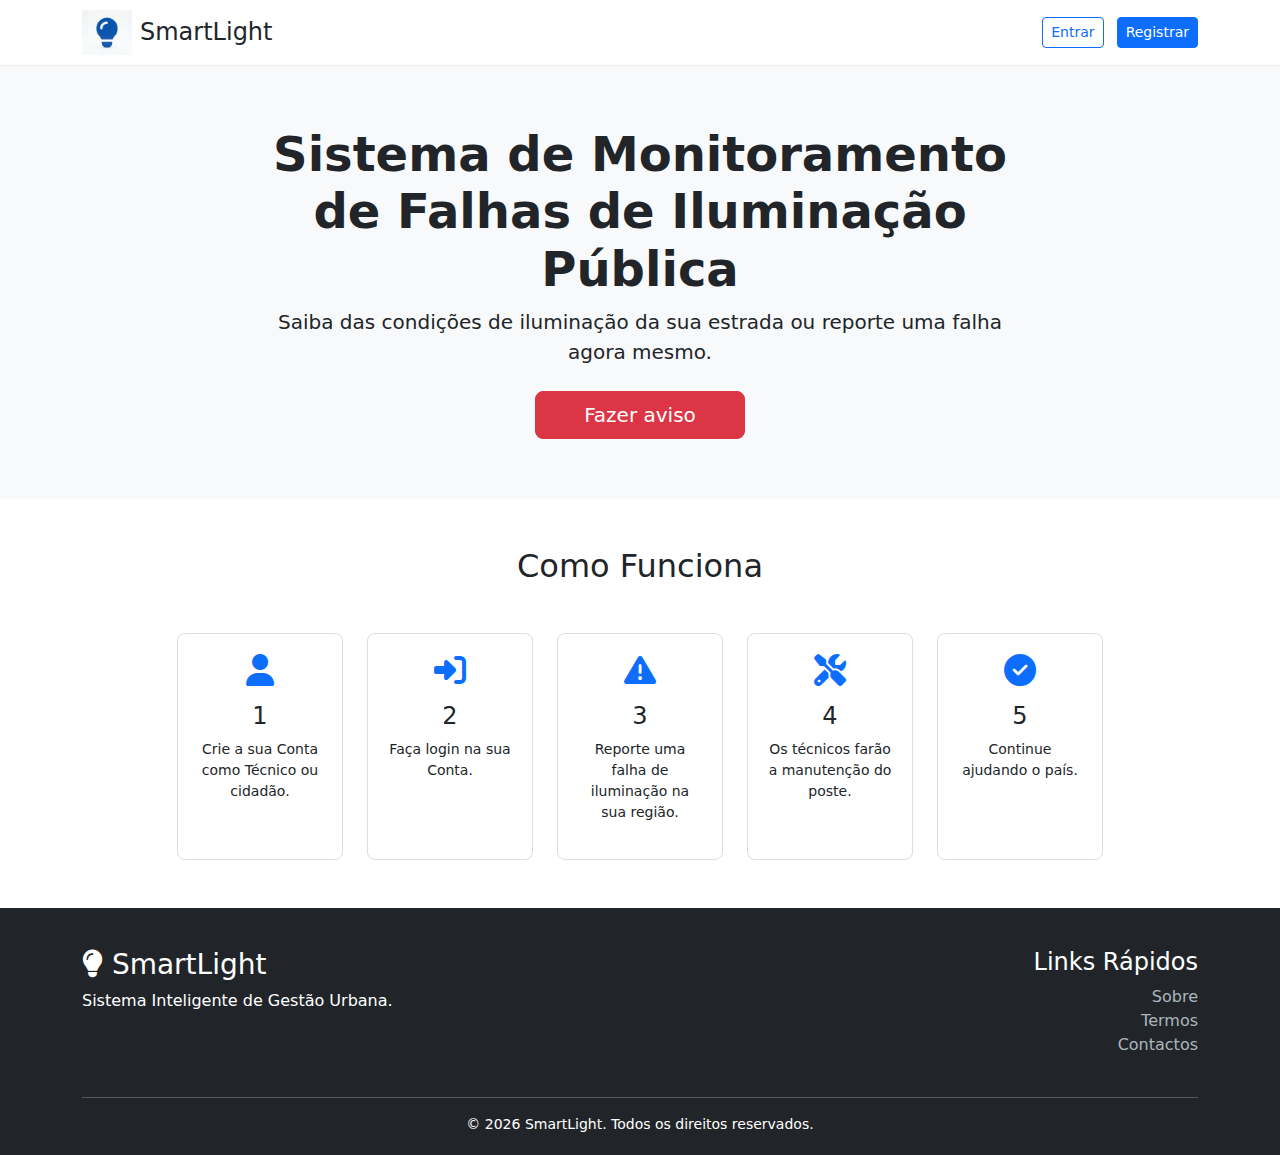
<file: index.html>
<!DOCTYPE html>
<html lang="pt">
<head>
    <meta charset="UTF-8">
    <meta name="viewport" content="width=device-width, initial-scale=1.0">
    <title>SmartLight | Monitoramento de Iluminação</title>
    <link rel="stylesheet" href="https://cdnjs.cloudflare.com/ajax/libs/font-awesome/6.4.0/css/all.min.css">
    <link href="https://cdn.jsdelivr.net/npm/bootstrap@5.3.0/dist/css/bootstrap.min.css" rel="stylesheet">
    <style>
        /* Ajustes rápidos para garantir a responsividade sem depender apenas do seu style.css */
        .logoImg { max-width: 50px; height: auto; }
        .hero { padding: 60px 0; background: #f8f9fa; text-align: center; }
        .passo { padding: 20px; border: 1px solid #ddd; border-radius: 8px; height: 100%; transition: 0.3s; }
        .passo:hover { box-shadow: 0 4px 15px rgba(0,0,0,0.1); }
        header { border-bottom: 1px solid #eee; padding: 10px 0; }
        footer { background: #212529; color: white; padding: 40px 0 20px; }
        footer a { color: #adb5bd; text-decoration: none; }
    </style>
</head>
<body>
    <!-- Cabeçalho Responsivo -->
    <header>
        <div class="container d-flex flex-wrap justify-content-between align-items-center">
            <div class="logo d-flex align-items-center">
                <img class="logoImg me-2" src="img/icone.PNG" alt="logotipo">
                <a href="index.html" class="text-decoration-none text-dark"><h1 class="h4 m-0">SmartLight</h1></a>
            </div>
            <nav class="mt-2 mt-sm-0">
                <a href="login.html" class="btn btn-outline-primary btn-sm me-2">Entrar</a>
                <a href="register.html" class="btn btn-primary btn-sm">Registrar</a>
            </nav>
        </div>
    </header>
    
    <!-- Hero Section -->
    <section class="hero px-3">
        <div class="container">
            <div class="row justify-content-center">
                <div class="col-lg-8">
                    <h1 class="display-5 fw-bold">Sistema de Monitoramento de Falhas de Iluminação Pública</h1>
                    <p class="lead mb-4">Saiba das condições de iluminação da sua estrada ou reporte uma falha agora mesmo.</p>
                    <a href="report.html" class="btn btn-danger btn-lg px-5">Fazer aviso</a>
                </div>
            </div>
        </div>
    </section>

    <!-- Como Funciona - Grid Responsiva (1 col em mobile, 3 em tablet, 5 em PC) -->
    <section class="como-funciona py-5">
        <div class="container text-center">
            <h2 class="mb-5">Como Funciona</h2>
            <div class="row g-4 justify-content-center">
                <div class="col-12 col-md-6 col-lg-2">
                    <div class="passo">
                        <i class="fas fa-user fa-2x mb-3 text-primary"></i>
                        <h1 class="h4">1</h1>
                        <p class="small">Crie a sua Conta como Técnico ou cidadão.</p>
                    </div>
                </div>
                <div class="col-12 col-md-6 col-lg-2">
                    <div class="passo">
                        <i class="fas fa-sign-in-alt fa-2x mb-3 text-primary"></i>
                        <h1 class="h4">2</h1>
                        <p class="small">Faça login na sua Conta.</p>
                    </div>
                </div>
                <div class="col-12 col-md-6 col-lg-2">
                    <div class="passo">
                        <i class="fas fa-warning fa-2x mb-3 text-primary"></i>
                        <h1 class="h4">3</h1>
                        <p class="small">Reporte uma falha de iluminação na sua região.</p>
                    </div>
                </div>
                <div class="col-12 col-md-6 col-lg-2">
                    <div class="passo">
                        <i class="fas fa-tools fa-2x mb-3 text-primary"></i>
                        <h1 class="h4">4</h1>
                        <p class="small">Os técnicos farão a manutenção do poste.</p>
                    </div>
                </div>
                <div class="col-12 col-md-6 col-lg-2">
                    <div class="passo">
                        <i class="fas fa-check-circle fa-2x mb-3 text-primary"></i>
                        <h1 class="h4">5</h1>
                        <p class="small">Continue ajudando o país.</p>
                    </div>
                </div>
            </div>
        </div>
    </section>

    <!-- Footer Responsivo -->
    <footer>
        <div class="container">
            <div class="row gy-4">
                <div class="col-md-6">
                    <h3><i class="fas fa-lightbulb"></i> SmartLight</h3>
                    <p>Sistema Inteligente de Gestão Urbana.</p>
                </div>
                <div class="col-md-6 text-md-end">
                    <h4>Links Rápidos</h4>
                    <ul class="list-unstyled">
                        <li><a href="#">Sobre</a></li>
                        <li><a href="#">Termos</a></li>
                        <li><a href="#">Contactos</a></li>
                    </ul>
                </div>
            </div>
            <hr class="mt-4">
            <div class="text-center">
                <p class="small m-0">&copy; 2026 SmartLight. Todos os direitos reservados.</p>
            </div>
        </div>
    </footer>

    <script src="https://cdn.jsdelivr.net/npm/bootstrap@5.3.0/dist/js/bootstrap.bundle.min.js"></script>
</body>
</html>
</file>
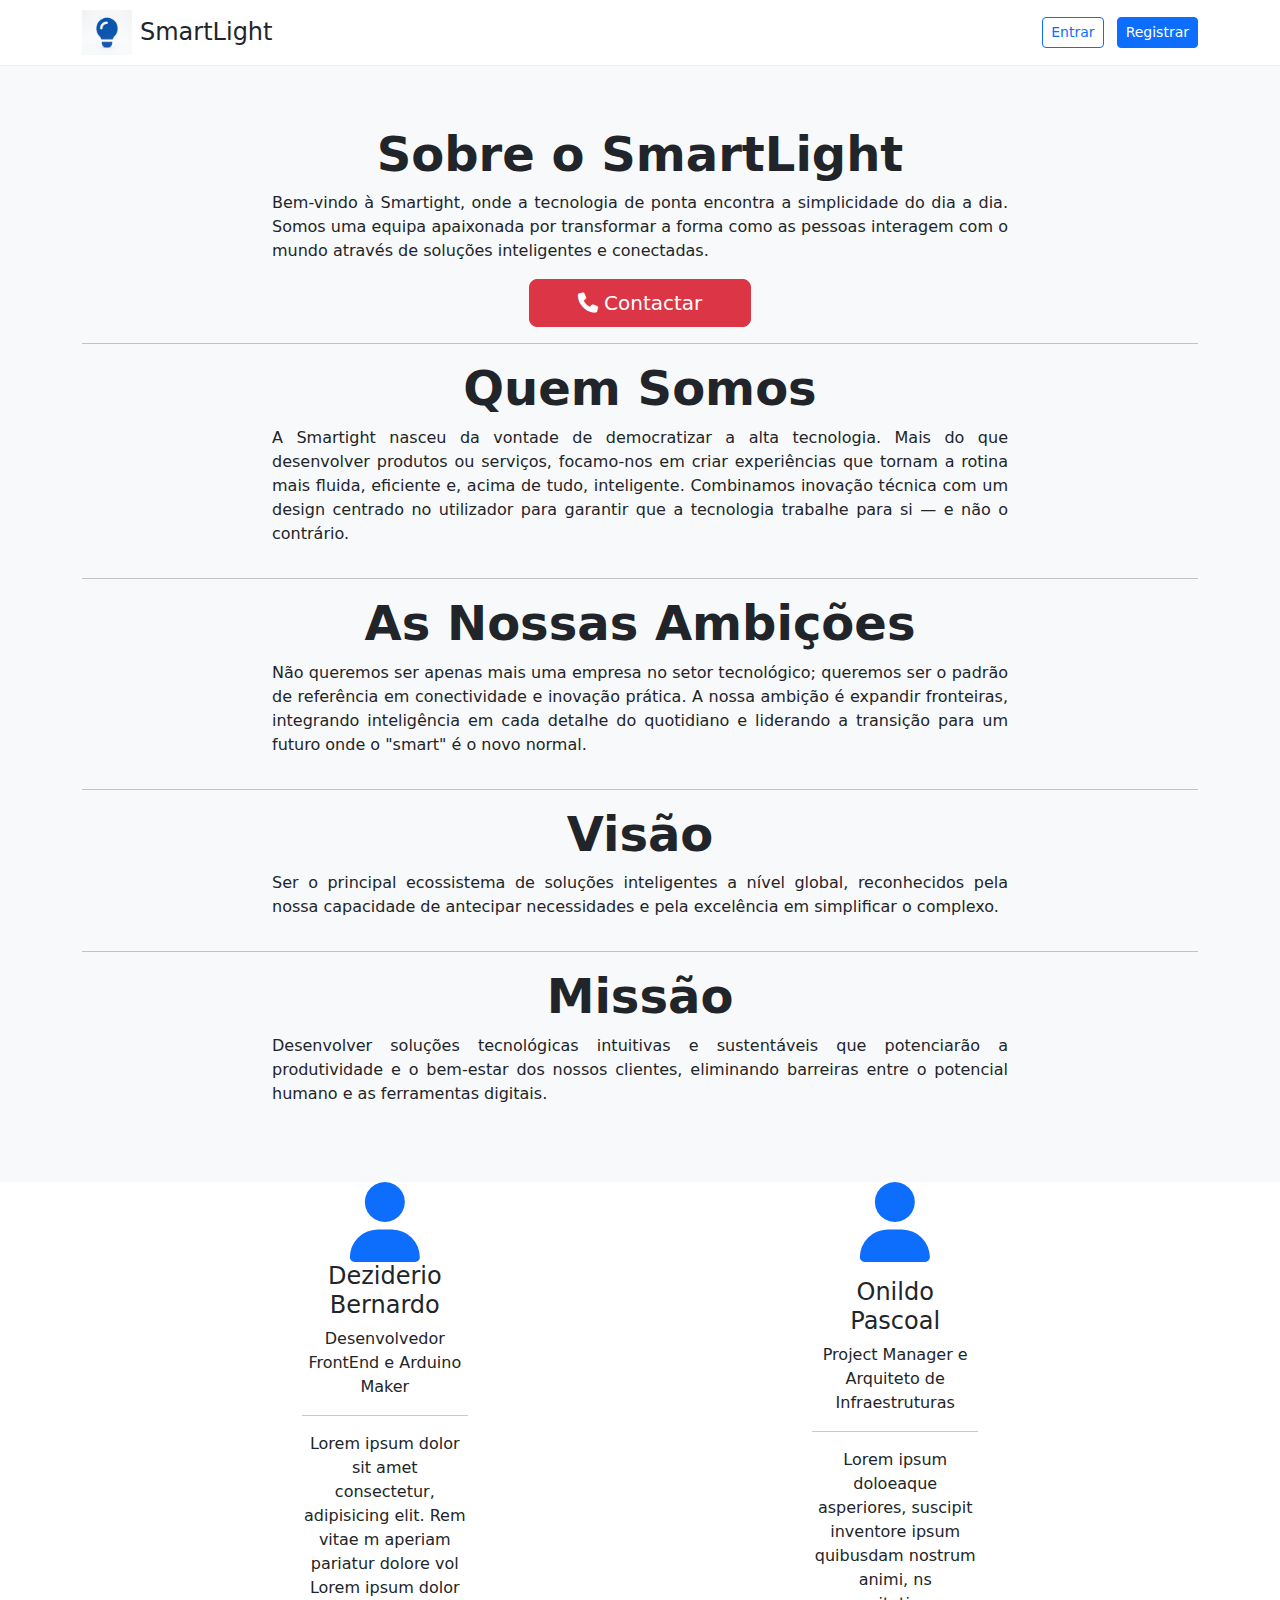
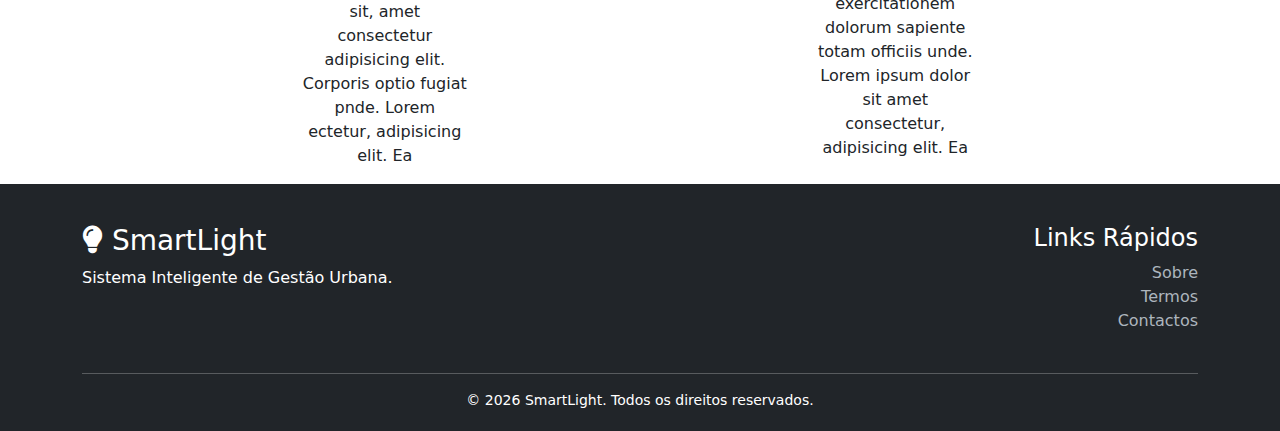
<file: about.html>
<!DOCTYPE html>
<html lang="en">
<head>
    <meta charset="UTF-8">
    <meta name="viewport" content="width=device-width, initial-scale=1.0">
    <title>Sobre | SmartLight</title>
    <link rel="stylesheet" href="https://cdnjs.cloudflare.com/ajax/libs/font-awesome/6.4.0/css/all.min.css">
    <link href="https://cdn.jsdelivr.net/npm/bootstrap@5.3.0/dist/css/bootstrap.min.css" rel="stylesheet">
    <style>
        /* Ajustes rápidos para garantir a responsividade sem depender apenas do seu style.css */
        .logoImg { max-width: 50px; height: auto; }
        .hero { padding: 60px 0; background: #f8f9fa; text-align: center; }
        .passo { padding: 20px; border: 1px solid #ddd; border-radius: 8px; height: 100%; transition: 0.3s; }
        .passo:hover { box-shadow: 0 4px 15px rgba(0,0,0,0.1); }
        header { border-bottom: 1px solid #eee; padding: 10px 0; }
        footer { background: #212529; color: white; padding: 40px 0 20px; }
        footer a { color: #adb5bd; text-decoration: none; }
    </style>
</head>
<body>
    <!-- Cabeçalho Responsivo -->
    <header>
        <div class="container d-flex flex-wrap justify-content-between align-items-center">
            <div class="logo d-flex align-items-center">
                <img class="logoImg me-2" src="img/icone.PNG" alt="logotipo">
                <a href="index.html" class="text-decoration-none text-dark"><h1 class="h4 m-0">SmartLight</h1></a>
            </div>
            <nav class="mt-2 mt-sm-0">
                <a href="login.html" class="btn btn-outline-primary btn-sm me-2">Entrar</a>
                <a href="register.html" class="btn btn-primary btn-sm">Registrar</a>
            </nav>
        </div>
    </header>
    <!-- Hero Section -->
     <section class="hero px-3">
        <div class="container">
            <div class="row justify-content-center">
                    <div class="col-lg-8">
                        <h1 class="display-5 fw-bold">Sobre o SmartLight</h1>
                        <p style="text-align:justify">Bem-vindo à Smartight, onde a tecnologia de ponta encontra a simplicidade do dia a dia. Somos uma equipa apaixonada por transformar a forma como as pessoas interagem com o mundo através de soluções inteligentes e conectadas.</p>
                        <a href="#" class="btn btn-danger btn-lg px-5"><i class="fas fa-phone"></i>  Contactar</a>
                    </div>
            </div>
            <hr>
            <div class="row justify-content-center">
                    <h1 class="display-5 fw-bold">Quem Somos</h1>
                    <div class="col-lg-8">
                        <p style="text-align:justify">A Smartight nasceu da vontade de democratizar a alta tecnologia. Mais do que desenvolver produtos ou serviços, focamo-nos em criar experiências que tornam a rotina mais fluida, eficiente e, acima de tudo, inteligente. Combinamos inovação técnica com um design centrado no utilizador para garantir que a tecnologia trabalhe para si — e não o contrário.</p>
                    </div>
            </div>
            <hr>
            <div class="row justify-content-center">
                    <h1 class="display-5 fw-bold">As Nossas Ambições</h1>
                    <div class="col-lg-8">
                        <p style="text-align:justify">Não queremos ser apenas mais uma empresa no setor tecnológico; queremos ser o padrão de referência em conectividade e inovação prática. A nossa ambição é expandir fronteiras, integrando inteligência em cada detalhe do quotidiano e liderando a transição para um futuro onde o "smart" é o novo normal.</p>
                    </div>
            </div>
            <hr>
            <div class="row justify-content-center">
                    <h1 class="display-5 fw-bold">Visão</h1>
                    <div class="col-lg-8">
                        <p style="text-align:justify">Ser o principal ecossistema de soluções inteligentes a nível global, reconhecidos pela nossa capacidade de antecipar necessidades e pela excelência em simplificar o complexo.</p>
                    </div>
            </div>
            <hr>
            <div class="row justify-content-center">
                    <h1 class="display-5 fw-bold">Missão</h1>
                    <div class="col-lg-8">
                        <p style="text-align:justify">Desenvolver soluções tecnológicas intuitivas e sustentáveis que potenciarão a produtividade e o bem-estar dos nossos clientes, eliminando barreiras entre o potencial humano e as ferramentas digitais.</p>
                    </div>
            </div>
        </div>
     </section>

    <section class="profile px-3">
        <div class="container text-center">
            <div class="row g-4 justify-content-center">
                <div class="desiderio col-12 col-md-6 col-lg-2">
                    <i class="fas fa-user fa-5x text-primary"></i>
                    <h4>Deziderio Bernardo</h4>
                    <p>Desenvolvedor FrontEnd e Arduino Maker</p>
                    <hr>
                    <p> Lorem ipsum dolor sit amet consectetur, adipisicing elit. Rem vitae m aperiam pariatur dolore vol
                            Lorem ipsum dolor sit, amet consectetur adipisicing elit. Corporis optio fugiat pnde.
                            Lorem ectetur, adipisicing elit. Ea</p>
                </div>
                &nbsp; &nbsp; &nbsp; &nbsp;&nbsp; &nbsp; &nbsp; &nbsp;&nbsp; &nbsp; &nbsp;
                 &nbsp;&nbsp; &nbsp; &nbsp; &nbsp;&nbsp; &nbsp; &nbsp; &nbsp;&nbsp; &nbsp;
                  &nbsp; &nbsp;&nbsp;
                 &nbsp; &nbsp; &nbsp;&nbsp; &nbsp; &nbsp; &nbsp;&nbsp; &nbsp; &nbsp; &nbsp;
                <div class="onildo col-12 col-md-6 col-lg-2">
                    <i class="fas fa-user fa-5x mb-3 text-primary"></i>
                    <h4>Onildo Pascoal</h4>
                    <p>Project Manager e Arquiteto de Infraestruturas</p>
                    <hr>
                    <p> Lorem ipsum doloeaque asperiores, suscipit inventore ipsum quibusdam nostrum animi, ns exercitationem dolorum sapiente totam officiis unde.
                            Lorem ipsum dolor sit amet consectetur, adipisicing elit. Ea</p>
                </div>
            </div>
        </div>
    </section>
    <!-- Footer Responsivo -->
    <footer>
        <div class="container">
            <div class="row gy-4">
                <div class="col-md-6">
                    <h3><i class="fas fa-lightbulb"></i> SmartLight</h3>
                    <p>Sistema Inteligente de Gestão Urbana.</p>
                </div>
                <div class="col-md-6 text-md-end">
                    <h4>Links Rápidos</h4>
                    <ul class="list-unstyled">
                        <li><a href="about.html">Sobre</a></li>
                        <li><a href="termos.html">Termos</a></li>
                        <li><a href="#">Contactos</a></li>
                    </ul>
                </div>
            </div>
            <hr class="mt-4">
            <div class="text-center">
                <p class="small m-0">&copy; 2026 SmartLight. Todos os direitos reservados.</p>
            </div>
        </div>
    </footer>

    <script src="https://cdn.jsdelivr.net/npm/bootstrap@5.3.0/dist/js/bootstrap.bundle.min.js"></script>
</body>
</html>
</file>
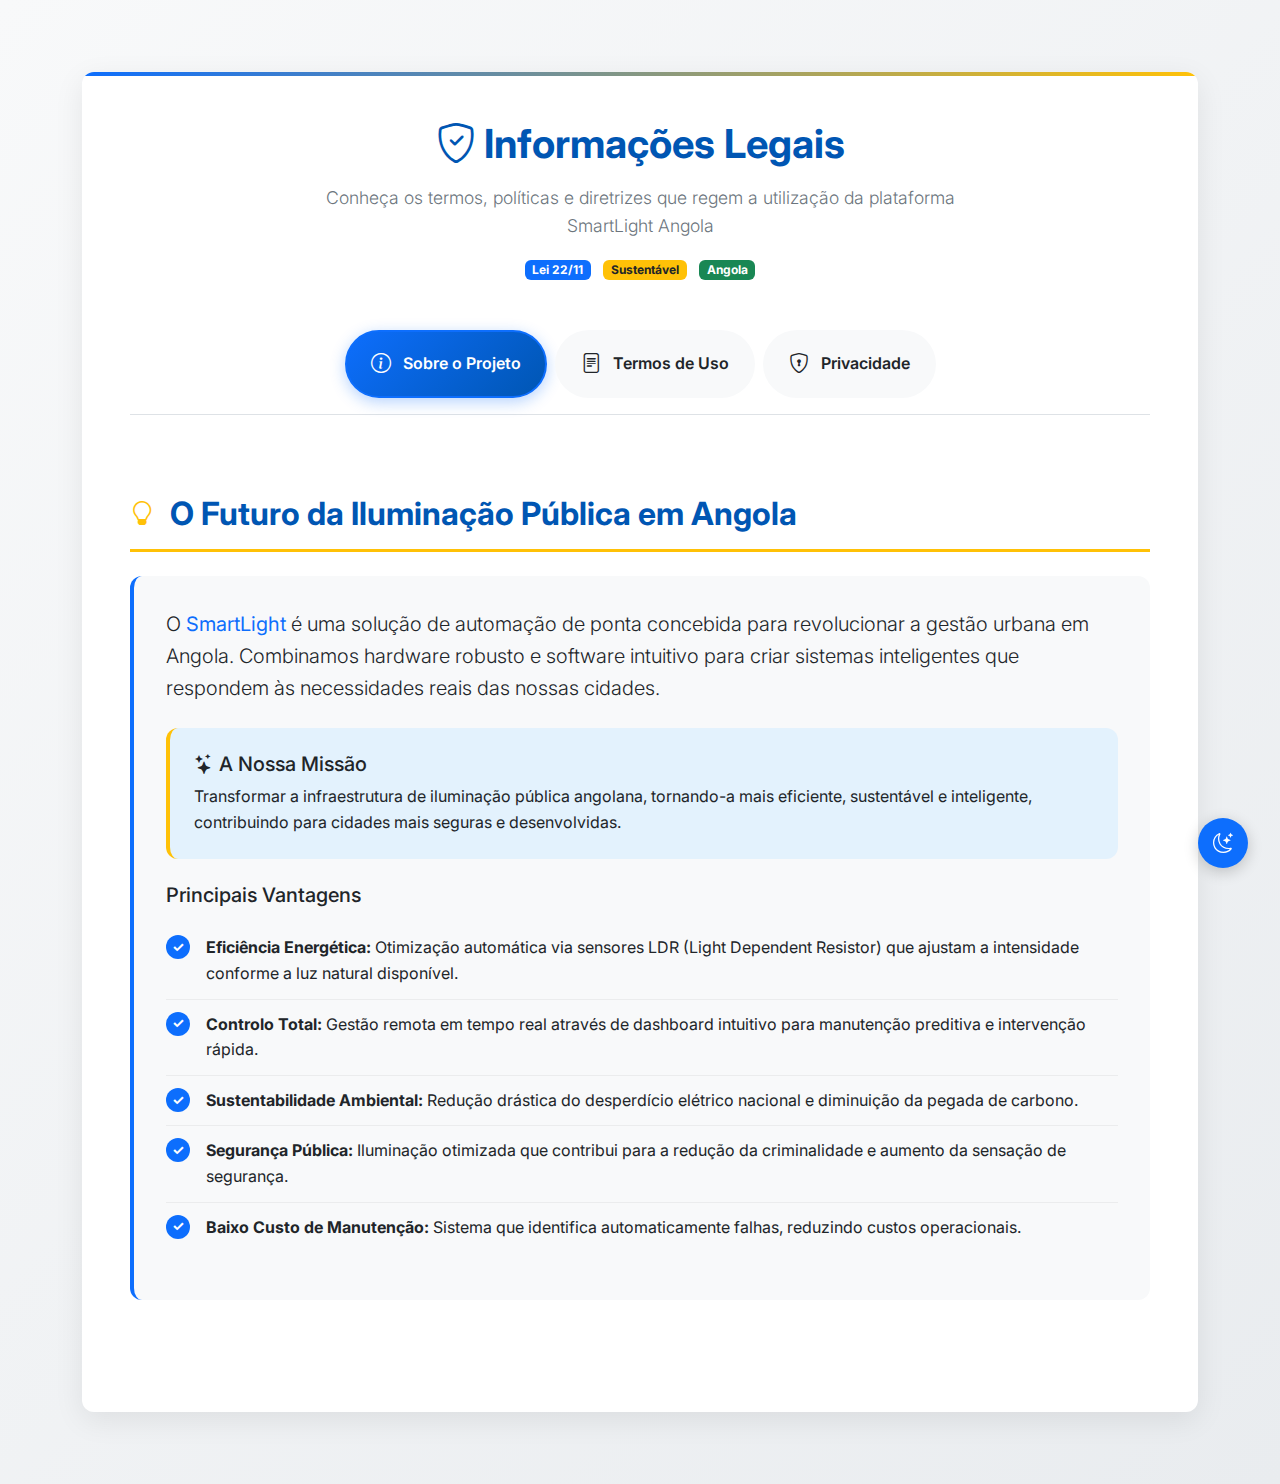
<file: termos.html>
<!DOCTYPE html>
<html lang="pt-AO" data-bs-theme="light">
<head>
    <meta charset="UTF-8">
    <meta name="viewport" content="width=device-width, initial-scale=1.0">
    <title>Políticas e Termos | SmartLight Angola</title>
    <!-- Bootstrap 5 CSS -->
    <link href="https://cdn.jsdelivr.net/npm/bootstrap@5.3.0/dist/css/bootstrap.min.css" rel="stylesheet">
    <!-- Bootstrap Icons -->
    <link rel="stylesheet" href="https://cdn.jsdelivr.net/npm/bootstrap-icons@1.10.0/font/bootstrap-icons.css">
    <!-- Fontes do Google -->
    <link href="https://fonts.googleapis.com/css2?family=Inter:wght@300;400;500;600;700&display=swap" rel="stylesheet">
    <style>
        :root {
            --primary-blue: #0d6efd;
            --primary-dark: #0056b3;
            --primary-light: #e3f2fd;
            --secondary-gold: #ffc107;
            --dark-bg: #1a1a2e;
            --light-bg: #f8f9fa;
            --text-dark: #212529;
            --text-light: #6c757d;
            --border-radius: 12px;
            --box-shadow: 0 8px 30px rgba(0, 0, 0, 0.08);
            --transition: all 0.3s ease;
        }
        
        [data-bs-theme="dark"] {
            --dark-bg: #121212;
            --light-bg: #1e1e1e;
            --text-dark: #f8f9fa;
            --text-light: #adb5bd;
        }
        
        body {
            font-family: 'Inter', -apple-system, BlinkMacSystemFont, sans-serif;
            background: linear-gradient(135deg, var(--light-bg) 0%, #e9ecef 100%);
            color: var(--text-dark);
            line-height: 1.6;
            min-height: 100vh;
            transition: var(--transition);
        }
        
        [data-bs-theme="dark"] body {
            background: linear-gradient(135deg, var(--dark-bg) 0%, #2d2d44 100%);
        }
        
        .legal-container {
            background: white;
            padding: 3rem;
            border-radius: var(--border-radius);
            box-shadow: var(--box-shadow);
            margin: 3rem auto;
            max-width: 1200px;
            position: relative;
            overflow: hidden;
        }
        
        [data-bs-theme="dark"] .legal-container {
            background: #2a2a3e;
            color: var(--text-dark);
        }
        
        .legal-container::before {
            content: '';
            position: absolute;
            top: 0;
            left: 0;
            width: 100%;
            height: 4px;
            background: linear-gradient(90deg, var(--primary-blue), var(--secondary-gold));
            border-radius: var(--border-radius) var(--border-radius) 0 0;
        }
        
        /* Cabeçalho */
        .page-header {
            text-align: center;
            margin-bottom: 3rem;
            position: relative;
        }
        
        .page-header h1 {
            font-weight: 700;
            color: var(--primary-dark);
            font-size: 2.5rem;
            margin-bottom: 1rem;
        }
        
        [data-bs-theme="dark"] .page-header h1 {
            color: #4dabf7;
        }
        
        .page-header p {
            color: var(--text-light);
            font-size: 1.1rem;
            max-width: 700px;
            margin: 0 auto;
        }
        
        /* Navegação */
        .nav-tabs-container {
            margin-bottom: 3rem;
            border-bottom: 1px solid #dee2e6;
            position: relative;
        }
        
        .nav-pills-custom {
            display: flex;
            gap: 0.5rem;
            flex-wrap: wrap;
            justify-content: center;
        }
        
        .nav-pills-custom .nav-link {
            display: flex;
            align-items: center;
            gap: 0.75rem;
            padding: 1rem 1.5rem;
            border-radius: 50px;
            font-weight: 600;
            color: var(--text-dark);
            background: var(--light-bg);
            border: 2px solid transparent;
            transition: var(--transition);
        }
        
        .nav-pills-custom .nav-link:hover {
            transform: translateY(-2px);
            box-shadow: 0 4px 12px rgba(0, 0, 0, 0.1);
            border-color: var(--primary-blue);
        }
        
        .nav-pills-custom .nav-link.active {
            background: linear-gradient(135deg, var(--primary-blue) 0%, var(--primary-dark) 100%);
            color: white;
            border-color: var(--primary-blue);
            box-shadow: 0 4px 15px rgba(13, 110, 253, 0.3);
        }
        
        .nav-pills-custom .nav-link i {
            font-size: 1.25rem;
        }
        
        /* Conteúdo das abas */
        .tab-content {
            padding: 2rem 0;
        }
        
        .section-title {
            color: var(--primary-dark);
            font-weight: 700;
            margin-bottom: 1.5rem;
            padding-bottom: 1rem;
            border-bottom: 3px solid var(--secondary-gold);
            display: flex;
            align-items: center;
            gap: 1rem;
        }
        
        [data-bs-theme="dark"] .section-title {
            color: #4dabf7;
        }
        
        .section-title i {
            color: var(--secondary-gold);
            font-size: 1.5rem;
        }
        
        .content-card {
            background: var(--light-bg);
            border-radius: var(--border-radius);
            padding: 2rem;
            margin-bottom: 2rem;
            border-left: 4px solid var(--primary-blue);
            transition: var(--transition);
        }
        
        .content-card:hover {
            transform: translateX(5px);
            box-shadow: 0 5px 15px rgba(0, 0, 0, 0.05);
        }
        
        [data-bs-theme="dark"] .content-card {
            background: #343a40;
        }
        
        .feature-list {
            list-style: none;
            padding-left: 0;
        }
        
        .feature-list li {
            padding: 0.75rem 0;
            padding-left: 2.5rem;
            position: relative;
            border-bottom: 1px solid rgba(0, 0, 0, 0.05);
        }
        
        [data-bs-theme="dark"] .feature-list li {
            border-bottom-color: rgba(255, 255, 255, 0.05);
        }
        
        .feature-list li:last-child {
            border-bottom: none;
        }
        
        .feature-list li::before {
            content: '✓';
            position: absolute;
            left: 0;
            top: 0.75rem;
            width: 24px;
            height: 24px;
            background: var(--primary-blue);
            color: white;
            border-radius: 50%;
            display: flex;
            align-items: center;
            justify-content: center;
            font-size: 0.875rem;
            font-weight: bold;
        }
        
        .highlight-box {
            background: linear-gradient(135deg, var(--primary-light) 0%, #e3f2fd 100%);
            border-radius: var(--border-radius);
            padding: 1.5rem;
            border-left: 4px solid var(--secondary-gold);
            margin: 1.5rem 0;
        }
        
        [data-bs-theme="dark"] .highlight-box {
            background: rgba(13, 110, 253, 0.1);
        }
        
        .legal-article {
            margin-bottom: 2.5rem;
        }
        
        .legal-article h5 {
            color: var(--primary-dark);
            font-weight: 600;
            margin-bottom: 1rem;
            display: flex;
            align-items: center;
            gap: 0.5rem;
        }
        
        [data-bs-theme="dark"] .legal-article h5 {
            color: #4dabf7;
        }
        
        .contact-info {
            display: flex;
            align-items: center;
            gap: 1rem;
            background: var(--light-bg);
            padding: 1.5rem;
            border-radius: var(--border-radius);
            margin-top: 1.5rem;
        }
        
        .contact-info i {
            color: var(--primary-blue);
            font-size: 1.5rem;
        }
        
        /* Toggle de tema */
        .theme-toggle {
            position: fixed;
            bottom: 2rem;
            right: 2rem;
            z-index: 1000;
        }
        
        .theme-toggle-btn {
            width: 50px;
            height: 50px;
            border-radius: 50%;
            background: var(--primary-blue);
            color: white;
            border: none;
            display: flex;
            align-items: center;
            justify-content: center;
            font-size: 1.25rem;
            box-shadow: 0 4px 15px rgba(0, 0, 0, 0.2);
            transition: var(--transition);
        }
        
        .theme-toggle-btn:hover {
            transform: scale(1.1);
            background: var(--primary-dark);
        }
        
        /* Responsividade */
        @media (max-width: 768px) {
            .legal-container {
                padding: 2rem 1.5rem;
                margin: 1.5rem;
            }
            
            .page-header h1 {
                font-size: 2rem;
            }
            
            .nav-pills-custom .nav-link {
                padding: 0.75rem 1.25rem;
                font-size: 0.9rem;
            }
            
            .section-title {
                font-size: 1.5rem;
            }
            
            .theme-toggle {
                bottom: 1rem;
                right: 1rem;
            }
        }
        
        @media (max-width: 576px) {
            .nav-pills-custom {
                flex-direction: column;
                gap: 0.5rem;
            }
            
            .nav-pills-custom .nav-link {
                justify-content: center;
            }
        }
        
        /* Animações */
        @keyframes fadeIn {
            from { opacity: 0; transform: translateY(20px); }
            to { opacity: 1; transform: translateY(0); }
        }
        
        .tab-pane {
            animation: fadeIn 0.5s ease-out;
        }
    </style>
</head>
<body>
    <!-- Toggle de Tema -->
    <div class="theme-toggle">
        <button class="theme-toggle-btn" id="themeToggle">
            <i class="bi bi-moon-stars"></i>
        </button>
    </div>

    <div class="container-lg py-4">
        <div class="legal-container">
            <!-- Cabeçalho -->
            <div class="page-header">
                <h1><i class="bi bi-shield-check me-2"></i>Informações Legais</h1>
                <p class="lead">Conheça os termos, políticas e diretrizes que regem a utilização da plataforma SmartLight Angola</p>
                <div class="mt-3">
                    <span class="badge bg-primary me-2">Lei 22/11</span>
                    <span class="badge bg-warning text-dark me-2">Sustentável</span>
                    <span class="badge bg-success">Angola</span>
                </div>
            </div>

            <!-- Navegação por Abas -->
            <div class="nav-tabs-container">
                <ul class="nav nav-pills nav-pills-custom mb-3" id="pills-tab" role="tablist">
                    <li class="nav-item" role="presentation">
                        <button class="nav-link active" id="pills-sobre-tab" data-bs-toggle="pill" data-bs-target="#pills-sobre" type="button" role="tab">
                            <i class="bi bi-info-circle"></i>
                            <span>Sobre o Projeto</span>
                        </button>
                    </li>
                    <li class="nav-item" role="presentation">
                        <button class="nav-link" id="pills-termos-tab" data-bs-toggle="pill" data-bs-target="#pills-termos" type="button" role="tab">
                            <i class="bi bi-file-text"></i>
                            <span>Termos de Uso</span>
                        </button>
                    </li>
                    <li class="nav-item" role="presentation">
                        <button class="nav-link" id="pills-privacidade-tab" data-bs-toggle="pill" data-bs-target="#pills-privacidade" type="button" role="tab">
                            <i class="bi bi-shield-lock"></i>
                            <span>Privacidade</span>
                        </button>
                    </li>
                </ul>
            </div>

            <!-- Conteúdo das Abas -->
            <div class="tab-content" id="pills-tabContent">
                
                <!-- SECÇÃO: SOBRE O PROJETO -->
                <div class="tab-pane fade show active" id="pills-sobre" role="tabpanel">
                    <h2 class="section-title">
                        <i class="bi bi-lightbulb"></i>
                        O Futuro da Iluminação Pública em Angola
                    </h2>
                    
                    <div class="content-card">
                        <p class="lead">O <strong class="text-primary">SmartLight</strong> é uma solução de automação de ponta concebida para revolucionar a gestão urbana em Angola. Combinamos hardware robusto e software intuitivo para criar sistemas inteligentes que respondem às necessidades reais das nossas cidades.</p>
                        
                        <div class="highlight-box">
                            <h5><i class="bi bi-stars"></i> A Nossa Missão</h5>
                            <p class="mb-0">Transformar a infraestrutura de iluminação pública angolana, tornando-a mais eficiente, sustentável e inteligente, contribuindo para cidades mais seguras e desenvolvidas.</p>
                        </div>
                        
                        <h5 class="mt-4">Principais Vantagens</h5>
                        <ul class="feature-list mt-3">
                            <li><strong>Eficiência Energética:</strong> Otimização automática via sensores LDR (Light Dependent Resistor) que ajustam a intensidade conforme a luz natural disponível.</li>
                            <li><strong>Controlo Total:</strong> Gestão remota em tempo real através de dashboard intuitivo para manutenção preditiva e intervenção rápida.</li>
                            <li><strong>Sustentabilidade Ambiental:</strong> Redução drástica do desperdício elétrico nacional e diminuição da pegada de carbono.</li>
                            <li><strong>Segurança Pública:</strong> Iluminação otimizada que contribui para a redução da criminalidade e aumento da sensação de segurança.</li>
                            <li><strong>Baixo Custo de Manutenção:</strong> Sistema que identifica automaticamente falhas, reduzindo custos operacionais.</li>
                        </ul>
                    </div>
                </div>

                <!-- SECÇÃO: TERMOS DE USO -->
                <div class="tab-pane fade" id="pills-termos" role="tabpanel">
                    <h2 class="section-title">
                        <i class="bi bi-file-earmark-text"></i>
                        Termos e Condições de Utilização
                    </h2>
                    
                    <div class="content-card">
                        <p>Ao aceder e utilizar a plataforma SmartLight, o utilizador declara aceitar integralmente os seguintes termos e condições:</p>
                        
                        <div class="legal-article">
                            <h5><i class="bi bi-person-check"></i> 1. Acesso e Autorização</h5>
                            <p>O acesso à plataforma é restrito exclusivamente a técnicos, gestores e entidades autorizadas pela administração municipal competente. Cada utilizador receberá credenciais pessoais e intransferíveis.</p>
                        </div>
                        
                        <div class="legal-article">
                            <h5><i class="bi bi-cpu"></i> 2. Restrições Técnicas</h5>
                            <p>É expressamente proibida qualquer tentativa de engenharia reversa, modificação ou interferência nos controladores de luz SmartLight. Qualquer violação resultará em ação legal conforme a legislação angolana sobre propriedade intelectual.</p>
                        </div>
                        
                        <div class="legal-article">
                            <h5><i class="bi bi-tools"></i> 3. Responsabilidades</h5>
                            <p>A responsabilidade pela manutenção física dos postes e infraestrutura de suporte cabe à entidade gestora local. A SmartLight Angola é responsável apenas pelo funcionamento do sistema de controlo eletrónico.</p>
                        </div>
                        
                        <div class="legal-article">
                            <h5><i class="bi bi-shield-exclamation"></i> 4. Segurança do Sistema</h5>
                            <p>O utilizador compromete-se a não partilhar as suas credenciais de acesso e a reportar imediatamente qualquer suspeita de uso não autorizado. A SmartLight Angola reserva-se o direito de suspender contas em caso de violação de segurança.</p>
                        </div>
                        
                        <div class="highlight-box">
                            <h5><i class="bi bi-exclamation-triangle"></i> Aviso Importante</h5>
                            <p class="mb-0">A não observância destes termos poderá resultar na suspensão imediata do acesso e em consequências legais conforme previsto na legislação angolana em vigor.</p>
                        </div>
                    </div>
                </div>

                <!-- SECÇÃO: POLÍTICA DE PRIVACIDADE -->
                <div class="tab-pane fade" id="pills-privacidade" role="tabpanel">
                    <h2 class="section-title">
                        <i class="bi bi-shield-check"></i>
                        Política de Privacidade (Conforme Lei 22/11)
                    </h2>
                    
                    <div class="content-card">
                        <p class="lead">O sistema <strong class="text-primary">SmartLight</strong> recolhe e processa dados em estrita conformidade com a <strong>Lei n.º 22/11 de 17 de Junho</strong> - Lei sobre a Proteção de Dados Pessoais da República de Angola.</p>
                        
                        <div class="legal-article">
                            <h5><i class="bi bi-building"></i> 1. Identidade do Responsável pelo Tratamento</h5>
                            <p><strong>SmartLight Angola, Lda.</strong><br>
                            Sede: Luanda, Angola<br>
                            NIF: [Número de Identificação Fiscal]<br>
                            Contacto Institucional: legal@smartlight.ao</p>
                        </div>
                        
                        <div class="legal-article">
                            <h5><i class="bi bi-database"></i> 2. Dados Recolhidos e Finalidades</h5>
                            <ul class="feature-list mt-2">
                                <li><strong>Dados de Gestão:</strong> Nome, e-mail, número de identificação profissional dos técnicos autorizados.</li>
                                <li><strong>Dados Técnicos:</strong> Localização GPS dos postes, consumo energético, logs de sensores, histórico de manutenções.</li>
                                <li><strong>Dados Operacionais:</strong> Horários de funcionamento, alertas de falhas, estatísticas de utilização.</li>
                            </ul>
                            <p class="mt-3"><em>Finalidade:</em> Gestão operacional da rede de iluminação pública, manutenção preditiva, otimização energética e cumprimento de obrigações legais.</p>
                        </div>
                        
                        <div class="legal-article">
                            <h5><i class="bi bi-people"></i> 3. Destinatários dos Dados</h5>
                            <p>Não comunicamos dados a terceiros, exceto quando obrigatório por:</p>
                            <ul>
                                <li>Determinação legal ou ordem judicial</li>
                                <li>Requisitos de segurança nacional</li>
                                <li>Prevenção de atividades ilícitas</li>
                            </ul>
                            <p class="mt-2">Acesso adicional pode ser concedido à <a href="https://apd.ao" target="_blank" class="text-primary">Autoridade para a Proteção de Dados de Angola</a> para fins de fiscalização.</p>
                        </div>
                        
                        <div class="legal-article">
                            <h5><i class="bi bi-person-badge"></i> 4. Direitos dos Titulares</h5>
                            <p>Conforme a Lei 22/11, tem direito a:</p>
                            <div class="row mt-3">
                                <div class="col-md-6 mb-3">
                                    <div class="d-flex align-items-center">
                                        <i class="bi bi-eye text-primary me-2"></i>
                                        <div>
                                            <strong>Acesso</strong>
                                            <p class="small mb-0">Consultar os seus dados</p>
                                        </div>
                                    </div>
                                </div>
                                <div class="col-md-6 mb-3">
                                    <div class="d-flex align-items-center">
                                        <i class="bi bi-pencil-square text-primary me-2"></i>
                                        <div>
                                            <strong>Retificação</strong>
                                            <p class="small mb-0">Corrigir informações inexatas</p>
                                        </div>
                                    </div>
                                </div>
                                <div class="col-md-6 mb-3">
                                    <div class="d-flex align-items-center">
                                        <i class="bi bi-trash text-primary me-2"></i>
                                        <div>
                                            <strong>Eliminação</strong>
                                            <p class="small mb-0">Solicitar remoção dos dados</p>
                                        </div>
                                    </div>
                                </div>
                                <div class="col-md-6 mb-3">
                                    <div class="d-flex align-items-center">
                                        <i class="bi bi-slash-circle text-primary me-2"></i>
                                        <div>
                                            <strong>Oposição</strong>
                                            <p class="small mb-0">Opor-se ao tratamento</p>
                                        </div>
                                    </div>
                                </div>
                            </div>
                        </div>
                        
                        <div class="legal-article">
                            <h5><i class="bi bi-lock"></i> 5. Medidas de Segurança</h5>
                            <p>Implementamos protocolos rigorosos de segurança:</p>
                            <ul class="feature-list mt-2">
                                <li><strong>Criptografia:</strong> Dados transmitidos com criptografia SSL/TLS 256-bit</li>
                                <li><strong>Monitorização:</strong> Sistema de deteção de intrusão 24/7</li>
                                <li><strong>Controlo de Acesso:</strong> Autenticação multifatorial para gestores</li>
                                <li><strong>Backups Seguros:</strong> Cópias de segurança encriptadas</li>
                            </ul>
                        </div>
                        
                        <div class="contact-info">
                            <i class="bi bi-envelope"></i>
                            <div>
                                <h6 class="mb-1">Exercer os Seus Direitos</h6>
                                <p class="mb-0">Para exercer qualquer um dos direitos acima, contacte: <strong>suporte@smartlight.ao</strong></p>
                            </div>
                        </div>
                        
                        <div class="alert alert-info mt-4">
                            <i class="bi bi-info-circle me-2"></i>
                            <strong>Última atualização:</strong> Esta política foi atualizada em Janeiro de 2024 e está em conformidade com a Lei 22/11 da República de Angola.
                        </div>
                    </div>
                </div>
            </div>
        </div>
    </div>

    <!-- Bootstrap JS Bundle -->
    <script src="https://cdn.jsdelivr.net/npm/bootstrap@5.3.0/dist/js/bootstrap.bundle.min.js"></script>
    
    <script>
        // Toggle de Tema
        const themeToggle = document.getElementById('themeToggle');
        const htmlElement = document.documentElement;
        
        // Verificar preferência salva
        const savedTheme = localStorage.getItem('theme') || 'light';
        htmlElement.setAttribute('data-bs-theme', savedTheme);
        updateThemeIcon(savedTheme);
        
        themeToggle.addEventListener('click', () => {
            const currentTheme = htmlElement.getAttribute('data-bs-theme');
            const newTheme = currentTheme === 'light' ? 'dark' : 'light';
            
            htmlElement.setAttribute('data-bs-theme', newTheme);
            localStorage.setItem('theme', newTheme);
            updateThemeIcon(newTheme);
            
            // Animação do botão
            themeToggle.style.transform = 'scale(0.9)';
            setTimeout(() => {
                themeToggle.style.transform = 'scale(1)';
            }, 150);
        });
        
        function updateThemeIcon(theme) {
            const icon = themeToggle.querySelector('i');
            if (theme === 'dark') {
                icon.className = 'bi bi-sun';
                themeToggle.title = 'Alternar para modo claro';
            } else {
                icon.className = 'bi bi-moon-stars';
                themeToggle.title = 'Alternar para modo escuro';
            }
        }
        
        // Ativar tooltips do Bootstrap
        const tooltipTriggerList = document.querySelectorAll('[data-bs-toggle="tooltip"]');
        const tooltipList = [...tooltipTriggerList].map(tooltipTriggerEl => new bootstrap.Tooltip(tooltipTriggerEl));
        
        // Scroll suave para âncoras
        document.querySelectorAll('a[href^="#"]').forEach(anchor => {
            anchor.addEventListener('click', function (e) {
                e.preventDefault();
                const target = document.querySelector(this.getAttribute('href'));
                if (target) {
                    target.scrollIntoView({
                        behavior: 'smooth',
                        block: 'start'
                    });
                }
            });
        });
        
        // Efeito de destaque nos cartões ao passar o mouse
        document.querySelectorAll('.content-card').forEach(card => {
            card.addEventListener('mouseenter', function() {
                this.style.transform = 'translateY(-5px)';
            });
            
            card.addEventListener('mouseleave', function() {
                this.style.transform = 'translateY(0)';
            });
        });
    </script>
</body>
</html>
</file>
